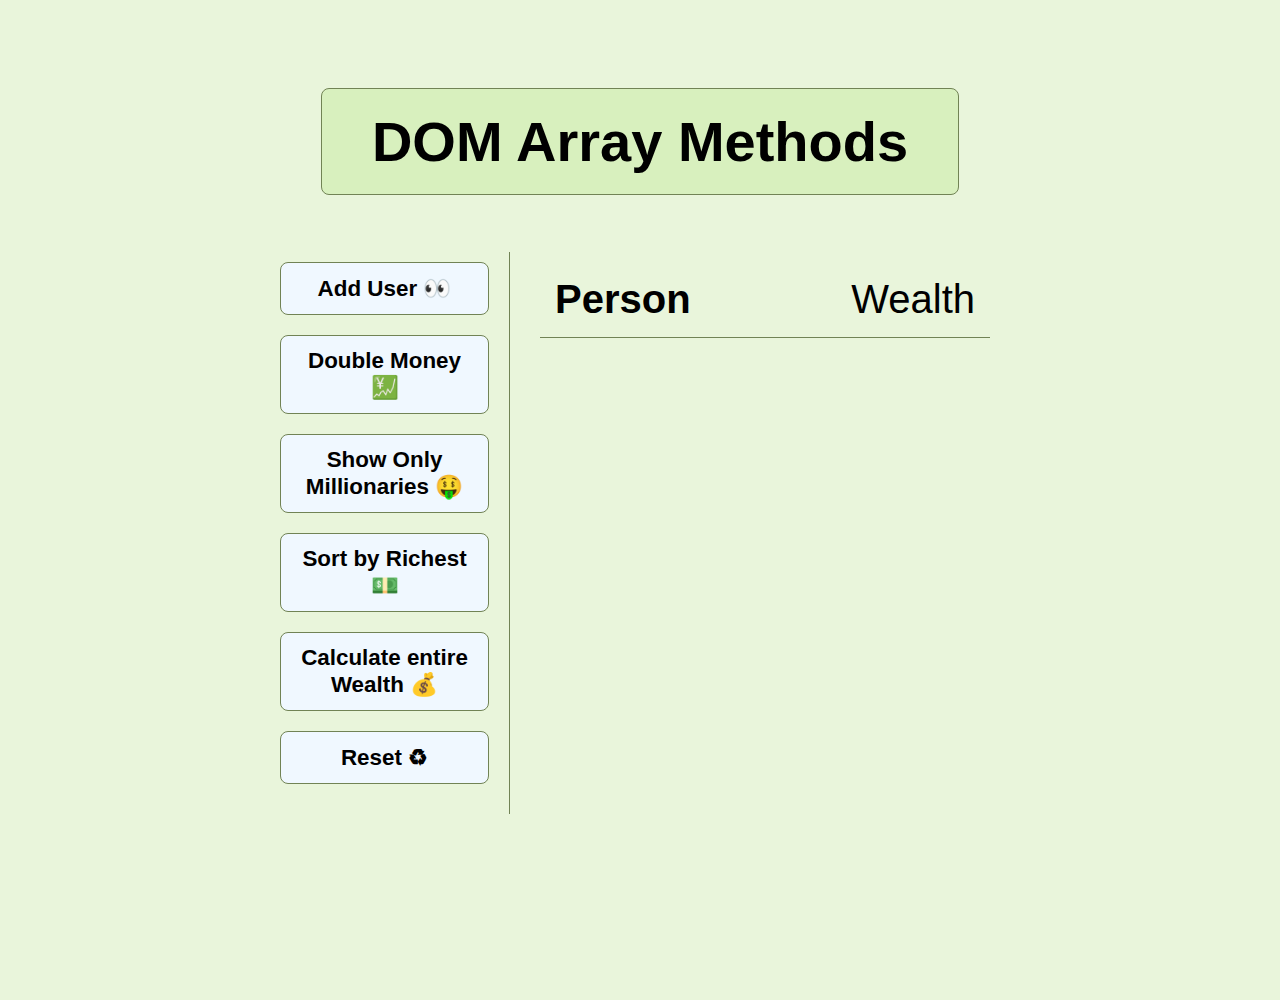
<file: DOM_Array_Methods/index.html>
<!DOCTYPE html>
<html lang="en">
  <head>
    <meta charset="UTF-8" />
    <meta http-equiv="X-UA-Compatible" content="IE=edge" />
    <meta name="viewport" content="width=device-width, initial-scale=1.0" />
    <link rel="stylesheet" href="./style.css" />
    <title>DOM Array Methods</title>
  </head>
  <body>
    <h1>DOM Array Methods</h1>
    <div class="container">
      <aside>
        <button id="add-user">Add User 👀</button>
        <button id="double">Double Money 💹</button>
        <button id="show-millionaries">Show Only Millionaries 🤑</button>
        <button id="sort">Sort by Richest 💵</button>
        <button id="calculate-wealth">Calculate entire Wealth 💰</button>
        <button id="reset">Reset ♻</button>
      </aside>

      <main id="main">
        <h2><strong>Person</strong> Wealth</h2>
      </main>
    </div>

    <script src="script.js"></script>
  </body>
</html>
</file>
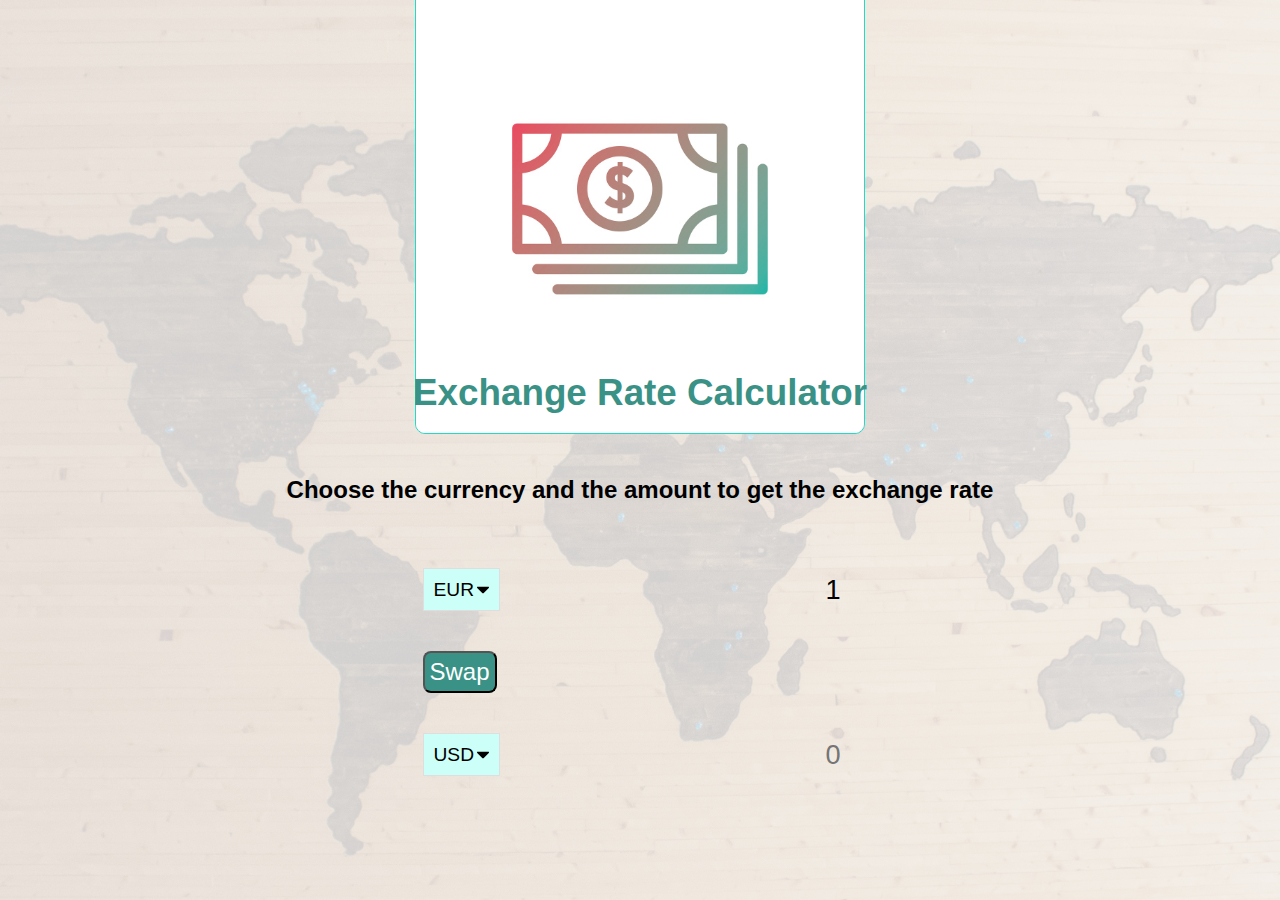
<file: ExchangeRateCalculator/index.html>
<!DOCTYPE html>
<html lang="en">
  <head>
    <meta charset="UTF-8" />
    <meta http-equiv="X-UA-Compatible" content="IE=edge" />
    <meta name="viewport" content="width=device-width, initial-scale=1.0" />
    <title>Exchange Rate Calculator</title>
    <link rel="stylesheet" href="./style.css" />
  </head>
  <body>
    <img src="./img/money-2579309_1280.jpg" alt="" class="money-img" />
    <h1>Exchange Rate Calculator</h1>
    <p>Choose the currency and the amount to get the exchange rate</p>
    <div class="container">
      <div class="currency">
        <select id="currency-one">
          <option value="AED">AED</option>
          <option value="ARS">ARS</option>
          <option value="AUD">AUD</option>
          <option value="BGN">BGN</option>
          <option value="BRL">BRL</option>
          <option value="BSD">BSD</option>
          <option value="CAD">CAD</option>
          <option value="CHF">CHF</option>
          <option value="CLP">CLP</option>
          <option value="CNY">CNY</option>
          <option value="COP">COP</option>
          <option value="CZK">CZK</option>
          <option value="DKK">DKK</option>
          <option value="DOP">DOP</option>
          <option value="EGP">EGP</option>
          <option value="EUR" selected>EUR</option>
          <option value="FJD">FJD</option>
          <option value="GBP">GBP</option>
          <option value="GTQ">GTQ</option>
          <option value="HKD">HKD</option>
          <option value="HRK">HRK</option>
          <option value="HUF">HUF</option>
          <option value="IDR">IDR</option>
          <option value="ILS">ILS</option>
          <option value="INR">INR</option>
          <option value="ISK">ISK</option>
          <option value="JPY">JPY</option>
          <option value="KRW">KRW</option>
          <option value="KZT">KZT</option>
          <option value="MXN">MXN</option>
          <option value="MYR">MYR</option>
          <option value="NOK">NOK</option>
          <option value="NZD">NZD</option>
          <option value="PAB">PAB</option>
          <option value="PEN">PEN</option>
          <option value="PHP">PHP</option>
          <option value="PKR">PKR</option>
          <option value="PLN">PLN</option>
          <option value="PYG">PYG</option>
          <option value="RON">RON</option>
          <option value="RUB">RUB</option>
          <option value="SAR">SAR</option>
          <option value="SEK">SEK</option>
          <option value="SGD">SGD</option>
          <option value="THB">THB</option>
          <option value="TRY">TRY</option>
          <option value="TWD">TWD</option>
          <option value="UAH">UAH</option>
          <option value="USD">USD</option>
          <option value="UYU">UYU</option>
          <option value="VND">VND</option>
          <option value="ZAR">ZAR</option>
        </select>
        <input type="number" id="amount-one" placeholder="0" value="1" />
      </div>

      <div class="swap-rate-container">
        <button class="btn" id="swap">Swap</button>
        <div class="rate" id="rate"></div>
      </div>

      <div class="currency">
        <select id="currency-two">
          <option value="AED">AED</option>
          <option value="ARS">ARS</option>
          <option value="AUD">AUD</option>
          <option value="BGN">BGN</option>
          <option value="BRL">BRL</option>
          <option value="BSD">BSD</option>
          <option value="CAD">CAD</option>
          <option value="CHF">CHF</option>
          <option value="CLP">CLP</option>
          <option value="CNY">CNY</option>
          <option value="COP">COP</option>
          <option value="CZK">CZK</option>
          <option value="DKK">DKK</option>
          <option value="DOP">DOP</option>
          <option value="EGP">EGP</option>
          <option value="EUR">EUR</option>
          <option value="FJD">FJD</option>
          <option value="GBP">GBP</option>
          <option value="GTQ">GTQ</option>
          <option value="HKD">HKD</option>
          <option value="HRK">HRK</option>
          <option value="HUF">HUF</option>
          <option value="IDR">IDR</option>
          <option value="ILS">ILS</option>
          <option value="INR">INR</option>
          <option value="ISK">ISK</option>
          <option value="JPY">JPY</option>
          <option value="KRW">KRW</option>
          <option value="KZT">KZT</option>
          <option value="MXN">MXN</option>
          <option value="MYR">MYR</option>
          <option value="NOK">NOK</option>
          <option value="NZD">NZD</option>
          <option value="PAB">PAB</option>
          <option value="PEN">PEN</option>
          <option value="PHP">PHP</option>
          <option value="PKR">PKR</option>
          <option value="PLN">PLN</option>
          <option value="PYG">PYG</option>
          <option value="RON">RON</option>
          <option value="RUB">RUB</option>
          <option value="SAR">SAR</option>
          <option value="SEK">SEK</option>
          <option value="SGD">SGD</option>
          <option value="THB">THB</option>
          <option value="TRY">TRY</option>
          <option value="TWD">TWD</option>
          <option value="UAH">UAH</option>
          <option value="USD" selected>USD</option>
          <option value="UYU">UYU</option>
          <option value="VND">VND</option>
          <option value="ZAR">ZAR</option>
        </select>
        <input type="number" id="amount-two" placeholder="0" />
      </div>
    </div>
    <script src="script.js"></script>
  </body>
</html>
</file>
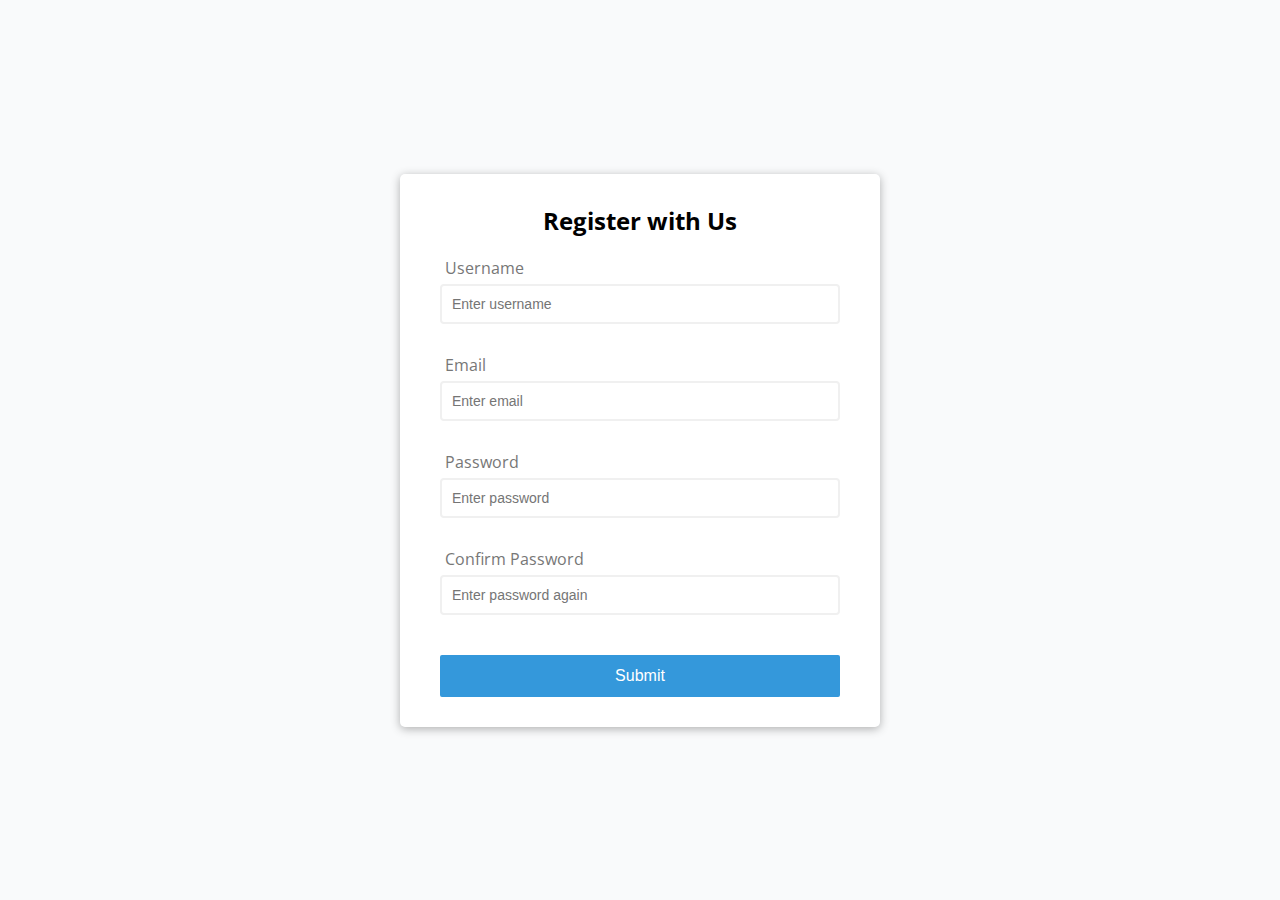
<file: formValidator/index.html>
<!DOCTYPE html>
<html lang="en">
  <head>
    <meta charset="UTF-8" />
    <meta http-equiv="X-UA-Compatible" content="IE=edge" />
    <meta name="viewport" content="width=device-width, initial-scale=1.0" />
    <link rel="stylesheet" href="./style.css" />
    <title>Form Validator</title>
  </head>
  <body>
    <div class="container">
      <form id="form" class="form">
        <h2>Register with Us</h2>
        <div class="form-control">
          <label for="username">Username</label>
          <input type="text" id="username" placeholder="Enter username" />
          <small>Error message</small>
        </div>
        <div class="form-control">
          <label for="email">Email</label>
          <input type="text" id="email" placeholder="Enter email" />
          <small>Error message</small>
        </div>
        <div class="form-control">
          <label for="password">Password</label>
          <input type="password" id="password" placeholder="Enter password" />
          <small>Error message</small>
        </div>
        <div class="form-control">
          <label for="password2">Confirm Password</label>
          <input
            type="password"
            id="password2"
            placeholder="Enter password again"
          />
          <small>Error message</small>
        </div>
        <button>Submit</button>
      </form>
    </div>
    <script src="./script.js"></script>
  </body>
</html>
</file>
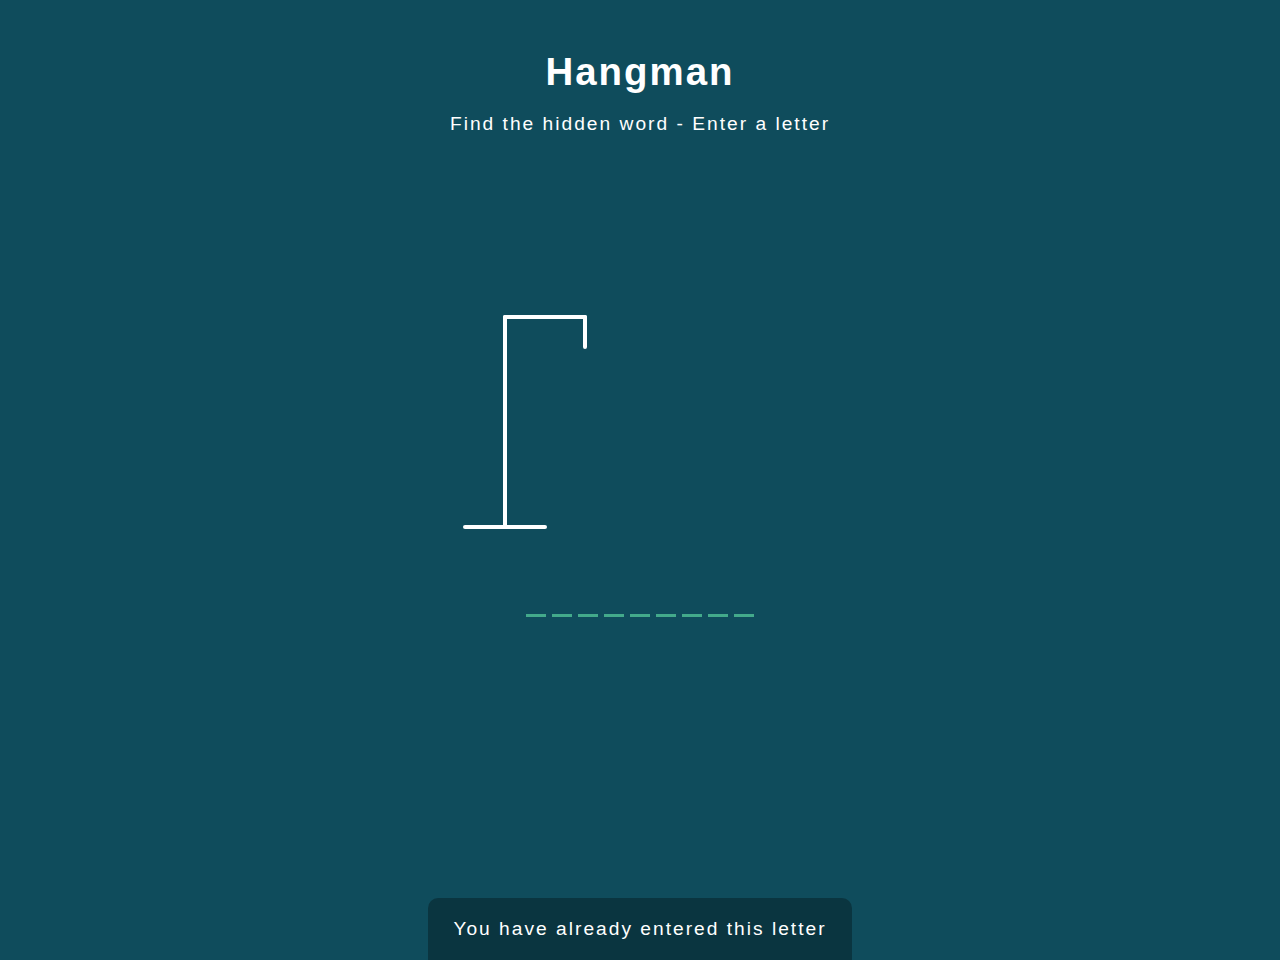
<file: Hangman_game/index.html>
<!DOCTYPE html>
<html lang="en">
  <head>
    <meta charset="UTF-8" />
    <meta http-equiv="X-UA-Compatible" content="IE=edge" />
    <meta name="viewport" content="width=device-width, initial-scale=1.0" />
    <link rel="stylesheet" href="style.css" />
    <title>Hangman Game</title>
  </head>
  <body>
    <h1>Hangman</h1>
    <p>Find the hidden word - Enter a letter</p>
    <div class="game-container">
      <svg height="250" width="200" class="figure-container">
        <!-- Rod -->
        <line x1="60" y1="20" x2="140" y2="20" />
        <line x1="140" y1="20" x2="140" y2="50" />
        <line x1="60" y1="20" x2="60" y2="230" />
        <line x1="20" y1="230" x2="100" y2="230" />
        <!-- Head -->
        <circle cx="140" cy="70" r="20" class="figure-part" />
        <!-- Body -->
        <line x1="140" y1="90" x2="140" y2="150" class="figure-part" />
        <!-- Arms -->
        <line x1="140" y1="120" x2="120" y2="100" class="figure-part" />
        <line x1="140" y1="120" x2="160" y2="100" class="figure-part" />
        <!-- Legs -->
        <line x1="140" y1="150" x2="120" y2="180" class="figure-part" />
        <line x1="140" y1="150" x2="160" y2="180" class="figure-part" />
      </svg>
      <div class="wrong-letters-container">
        <div id="wrong-letters">
          <!-- <p>Wrong</p>
          <span>e,r,t,y,</span> -->
        </div>
      </div>
      <div class="word" id="word">
        <!-- <div class="letter">h</div>
        <div class="letter">e</div>
        <div class="letter">l</div>
        <div class="letter">l</div>
        <div class="letter">o</div> -->
      </div>
    </div>
    <!-- Container for final message (popup) -->
    <div class="popup-container" id="popup-container">
      <div class="popup">
        <h2 id="final-message"></h2>
        <button id="play-button">Play Again</button>
      </div>
    </div>
    <!-- Notification -->
    <div class="notification-container" id="notification-container">
      <p>You have already entered this letter</p>
    </div>
    <script src="script.js"></script>
  </body>
</html>
</file>
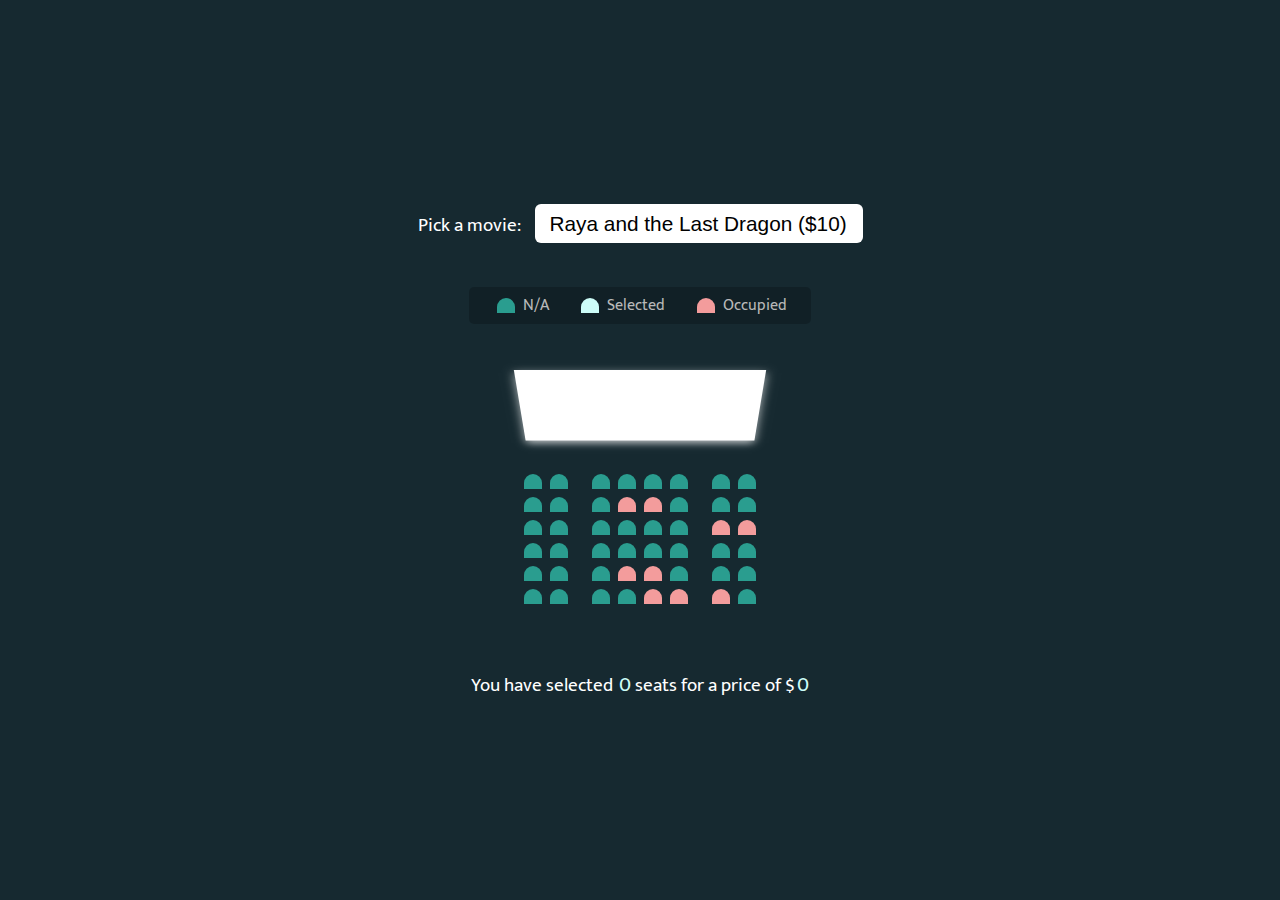
<file: MovieSeatBooking/index.html>
<!DOCTYPE html>
<html lang="en">
  <head>
    <meta charset="UTF-8" />
    <meta http-equiv="X-UA-Compatible" content="IE=edge" />
    <meta name="viewport" content="width=device-width, initial-scale=1.0" />
    <link rel="stylesheet" href="./style.css" />
    <title>Movie Seat Booking</title>
  </head>
  <body>
    <div class="movie-container">
      <label>Pick a movie:</label>
      <select id="movie">
        <option value="10">Raya and the Last Dragon ($10)</option>
        <option value="12">Coming 2 America ($12)</option>
        <option value="8">Godzilla vs. Kong ($8)</option>
        <option value="9">Mortal Kombat ($9)</option>
      </select>
    </div>
    <ul class="showcase">
      <li>
        <div class="seat"></div>
        <small>N/A</small>
      </li>
      <li>
        <div class="seat selected"></div>
        <small>Selected</small>
      </li>
      <li>
        <div class="seat occupied"></div>
        <small>Occupied</small>
      </li>
    </ul>

    <div class="container">
      <div class="screen"></div>
      <div class="row">
        <div class="seat"></div>
        <div class="seat"></div>
        <div class="seat"></div>
        <div class="seat"></div>
        <div class="seat"></div>
        <div class="seat"></div>
        <div class="seat"></div>
        <div class="seat"></div>
      </div>
      <div class="row">
        <div class="seat"></div>
        <div class="seat"></div>
        <div class="seat"></div>
        <div class="seat occupied"></div>
        <div class="seat occupied"></div>
        <div class="seat"></div>
        <div class="seat"></div>
        <div class="seat"></div>
      </div>
      <div class="row">
        <div class="seat"></div>
        <div class="seat"></div>
        <div class="seat"></div>
        <div class="seat"></div>
        <div class="seat"></div>
        <div class="seat"></div>
        <div class="seat occupied"></div>
        <div class="seat occupied"></div>
      </div>
      <div class="row">
        <div class="seat"></div>
        <div class="seat"></div>
        <div class="seat"></div>
        <div class="seat"></div>
        <div class="seat"></div>
        <div class="seat"></div>
        <div class="seat"></div>
        <div class="seat"></div>
      </div>
      <div class="row">
        <div class="seat"></div>
        <div class="seat"></div>
        <div class="seat"></div>
        <div class="seat occupied"></div>
        <div class="seat occupied"></div>
        <div class="seat"></div>
        <div class="seat"></div>
        <div class="seat"></div>
      </div>
      <div class="row">
        <div class="seat"></div>
        <div class="seat"></div>
        <div class="seat"></div>
        <div class="seat"></div>
        <div class="seat occupied"></div>
        <div class="seat occupied"></div>
        <div class="seat occupied"></div>
        <div class="seat"></div>
      </div>
    </div>

    <p class="text">
      You have selected <span id="count">0</span> seats for a price of $<span
        id="total"
        >0</span
      >
    </p>
    <script src="./script.js"></script>
  </body>
</html>
</file>
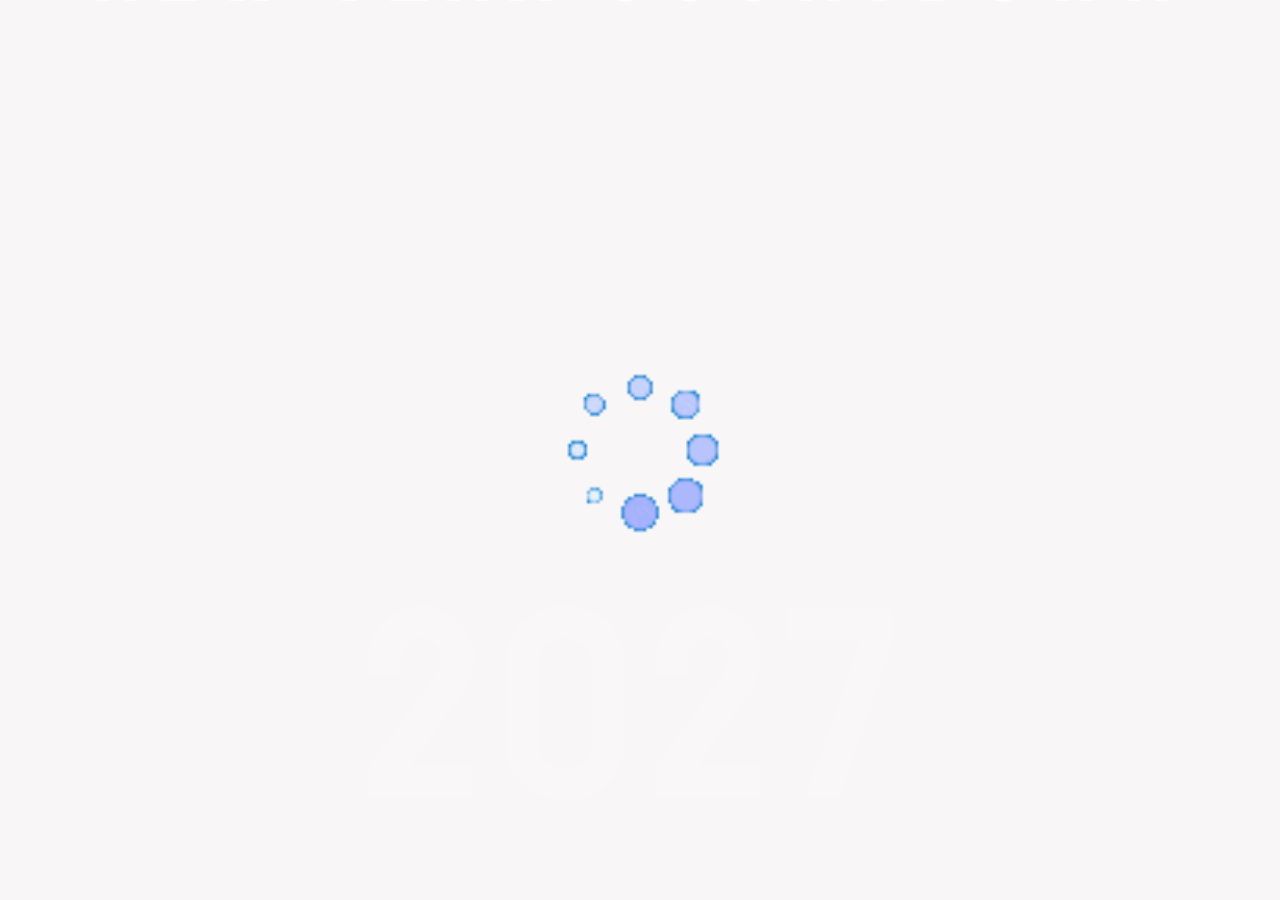
<file: new_year_countdown/index.html>
<!DOCTYPE html>
<html lang="en">
  <head>
    <meta charset="UTF-8" />
    <meta http-equiv="X-UA-Compatible" content="IE=edge" />
    <meta name="viewport" content="width=device-width, initial-scale=1.0" />
    <link rel="stylesheet" href="./style.css" />
    <title>New Year Countdown</title>
  </head>
  <body>
    <div class="container">
      <div class="year" id="year"></div>

      <h1>New Year Countdown</h1>

      <div id="countdown" class="countdown">
        <div class="time">
          <h2 id="days">00</h2>
          <small>days</small>
        </div>
        <div class="time">
          <h2 id="hours">00</h2>
          <small>hours</small>
        </div>
        <div class="time">
          <h2 id="minutes">00</h2>
          <small>minutes</small>
        </div>
        <div class="time">
          <h2 id="seconds">00</h2>
          <small>seconds</small>
        </div>
      </div>
    </div>
    <img
      src="./images/1495.gif"
      alt="loadind..."
      id="loading"
      class="loading"
    />

    <script src="./script.js"></script>
  </body>
</html>
</file>
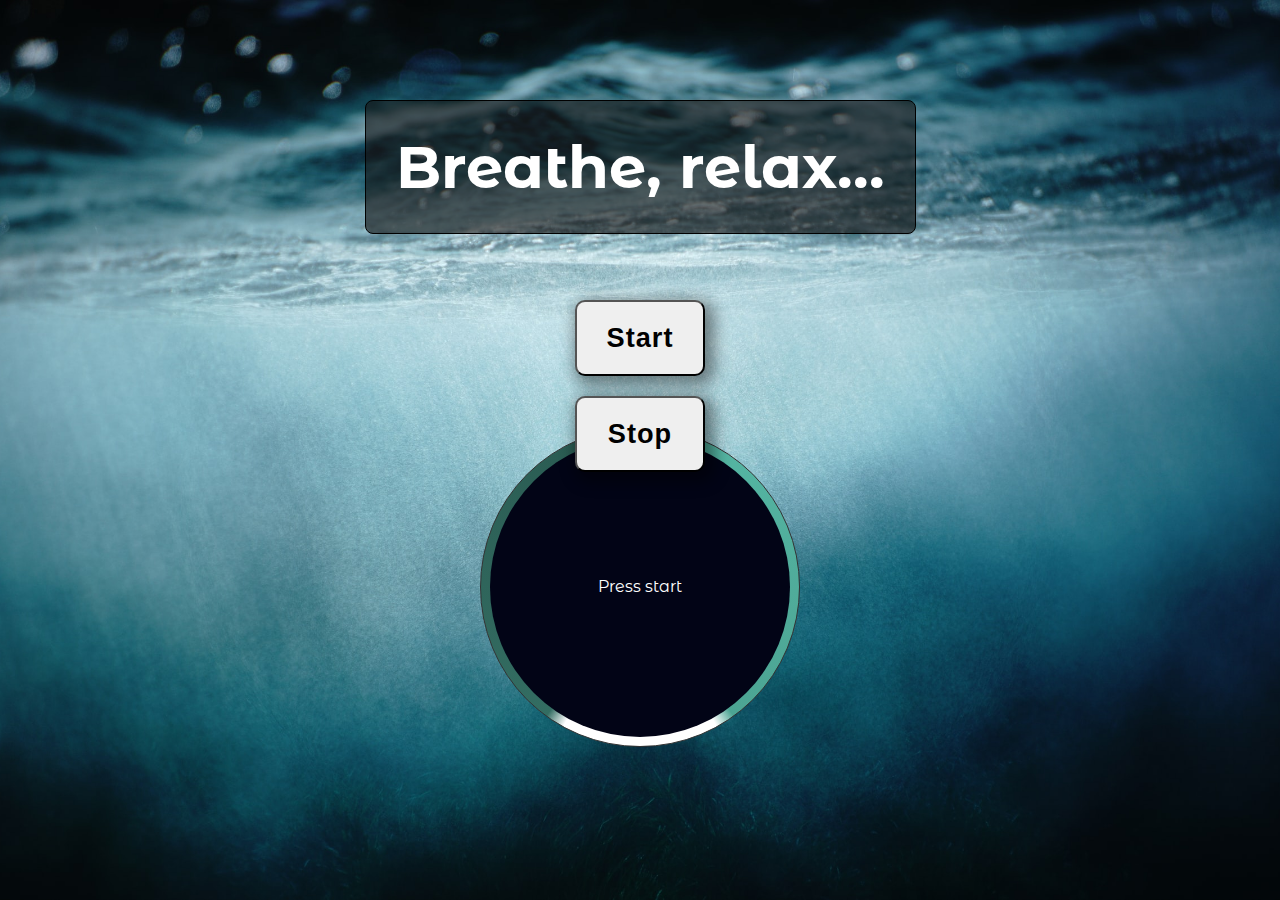
<file: relax_app/index.html>
<!DOCTYPE html>
<html lang="en">
  <head>
    <meta charset="UTF-8" />
    <meta http-equiv="X-UA-Compatible" content="IE=edge" />
    <meta name="viewport" content="width=device-width, initial-scale=1.0" />
    <link rel="stylesheet" href="style.css" />
    <title>Breathe app</title>
  </head>
  <body>
    <h1>Breathe, relax...</h1>

    <div class="container" id="container">
      <div class="circle"></div>

      <p id="text">Press start</p>
      <p id="text"></p>

      <div class="pointer-container">
        <span class="pointer"></span>
      </div>

      <div class="gradient-circle"></div>
    </div>
    <div class="start">
      <button class="start-btn" id="start">Start</button>
      <button class="start-btn" id="stop">Stop</button>
    </div>

    <script src="script.js"></script>
  </body>
</html>
</file>
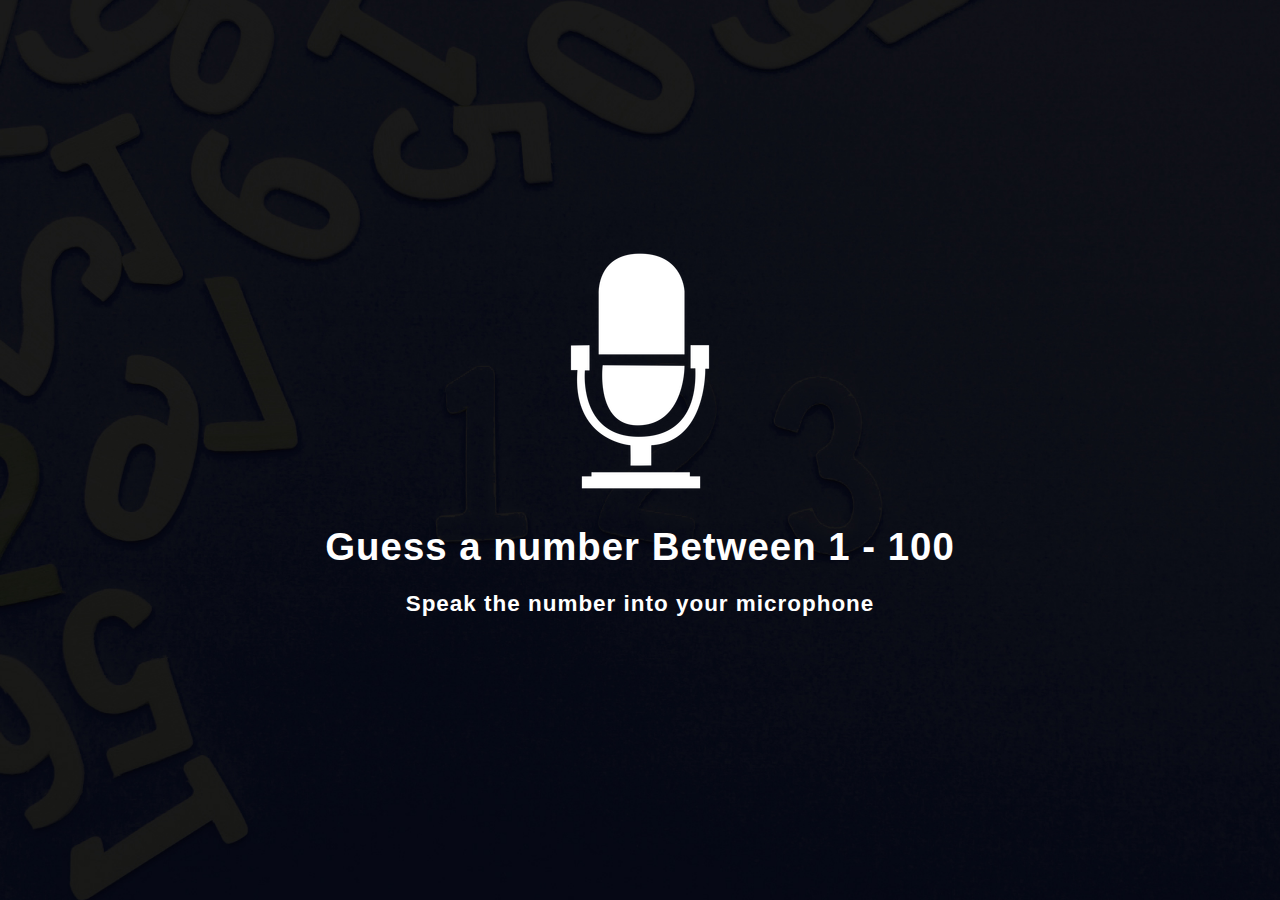
<file: SpeakNumberGuessingGame/index.html>
<!DOCTYPE html>
<html lang="en">
  <head>
    <meta charset="UTF-8" />
    <meta http-equiv="X-UA-Compatible" content="IE=edge" />
    <meta name="viewport" content="width=device-width, initial-scale=1.0" />
    <link rel="stylesheet" href="style.css" />
    <title>Speech Recognition</title>
  </head>
  <body>
    <img src="./img/mic.png" alt="Speack" />

    <h1>Guess a number Between 1 - 100</h1>

    <h3>Speak the number into your microphone</h3>

    <div class="msg" id="msg">
      <!-- <div>You said:</div>
      <span class="box">20</span>
      <div>GO HIGHER</div> -->
    </div>

    <script src="script.js"></script>
  </body>
</html>
</file>
<file: DOM_Array_Methods/style.css>
* {
  box-sizing: border-box;
}

body {
  background-color: #e9f5db;
  font-family: 'Segoe UI', Tahoma, Geneva, Verdana, sans-serif;
  display: flex;
  flex-direction: column;
  align-items: center;
  min-height: 100vh;
  margin: 50px;
  font-size: 150%;
}

.container {
  display: flex;
  padding: 20px;
  margin: 0 auto;
  max-width: 100%;
  width: 800px;
  font-size: 1.3rem;
}

h1 {
  border: 1px solid #718355;
  padding: 20px 50px;
  border-radius: 8px;
  font-size: 3.5rem;
  background-color: #bee79063;
  c
}

aside {
  padding: 10px 20px;
  width: 250px;
  border-right: 1px solid #718355;
}

button {
  background-color: aliceblue;
  border: solid 1px #718355;
  border-radius: 8px;
  cursor: pointer;
  display: block; /* so it's button is on its own line(originarly they are inline)*/
  width: 100%;
  padding: 12px;
  margin-bottom: 20px;
  font-weight: bold;
  font-size: 1.4rem;
}

button:hover {
  background-color: #c1cfaa;
}

main {
  flex: 1;
  padding: 10px 30px;
}

h2 {
  border-bottom: solid 1px #718355;
  padding: 15px;
  display: flex;
  justify-content: space-between;
  font-weight: 400;
  margin: 0 0 20px;
  font-size: 2.5rem;
}

h3 {
  background-color: #fff;
  border-bottom: solid 1px #718355;
  padding: 15px;
  display: flex;
  justify-content: space-between;
  font-weight: 400;
  margin: 20px 0 0;

}

.person {
  display: flex;
  justify-content: space-between;
  font-size: 1.6rem;
  margin-bottom: 10px;
}
</file>
<file: ExchangeRateCalculator/style.css>
:root {
  --primary-color: #399285;
}

* {
  box-sizing: border-box;
}

body {
  background-color: #f5f5f5;
  font-family: 'Trebuchet MS', 'Lucida Sans Unicode', 'Lucida Grande',
    'Lucida Sans', Arial, sans-serif;
  display: flex;
  flex-direction: column;
  align-items: center;
  justify-content: center;
  height: 100vh;
  margin: 0;
  padding: 20px;
  position: relative;
  z-index: 1;
}

body::after {
  content: '';
  background: url(./img/brett-zeck-eyfMgGvo9PA-unsplash.jpg);
  background-position: center center;
  background-repeat: no-repeat;
  background-attachment: fixed;
  background-size: cover;
  opacity: 0.15;
  top: 0;
  left: 0;
  bottom: 0;
  right: 0;
  position: absolute;
  z-index: -1;
}

h1 {
  color: var(--primary-color);
  font-size: 2.3rem;
  margin: 38px;
}

p {
  text-align: center;
  font-size: 1.5rem;
  font-weight: bold;
}

.btn {
  color: #fff;
  background-color: var(--primary-color);
  cursor: pointer;
  border-radius: 8px;
  font-size: 1.5rem;
  padding: 5px 5px;
}

.btn:hover {
  transform: scale(0.97);
  background-color: rgb(39, 182, 168);
}

.money-img {
  height: 450px;
  width: 450px;
  margin: -100px;
  border: 1px solid rgb(32, 219, 201);
  border-radius: 10px;
}

.currency {
  padding: 40px 0;
  display: flex;
  align-items: center;
  justify-content: space-between;
}

.currency select {
  padding: 10px 20px 10px 10px;
  appearance: none;
  border: 1px solid #dedede;
  background-color: aliceblue;
  font-size: 1.2rem;
  background: transparent;
  background-image: url('data:image/svg+xml;charset=US-ASCII,%3Csvg%20xmlns%3D%22http%3A%2F%2Fwww.w3.org%2F2000%2Fsvg%22%20width%3D%22292.4%22%20height%3D%22292.4%22%3E%3Cpath%20fill%3D%22%20000002%22%20d%3D%22M287%2069.4a17.6%2017.6%200%200%200-13-5.4H18.4c-5%200-9.3%201.8-12.9%205.4A17.6%2017.6%200%200%200%200%2082.2c0%205%201.8%209.3%205.4%2012.9l128%20127.9c3.6%203.6%207.8%205.4%2012.8%205.4s9.2-1.8%2012.8-5.4L287%2095c3.5-3.5%205.4-7.8%205.4-12.8%200-5-1.9-9.2-5.5-12.8z%22%2F%3E%3C%2Fsvg%3E');
  background-position: right 10px top 50%, 0, 0;
  background-size: 12px auto, 100%;
  background-repeat: no-repeat;
  background-color: #ccfff7;
}

.currency input {
  border: 0;
  background: transparent;
  font-size: 1.7rem;
  text-align: right;
}

.swap-rate-container {
  display: flex;
  align-items: center;
  justify-content: space-between;
}

.rate {
  color: var(--primary-color);
  font-size: 1.4rem;
  padding: 0 10px;
}

select:focus,
input:focus,
button:focus {
  outline: 0;
}

@media (max-width: 600px) {
  .currency input {
    width: 200px;
  }

  h1 {
    font-size: 1.7rem;
  }
}
</file>
<file: formValidator/style.css>
@import url('https://fonts.googleapis.com/css2?family=Open+Sans&display=swap');

:root {
  --success-color: #2ecc71;
  --error-color: #e74c3c;
}

* {
  box-sizing: border-box;
}

body {
  background-color: #f9fafb;
  font-family: 'Open Sans', sans-serif;
  display: flex;
  align-items: center;
  justify-content: center;
  min-height: 100vh;
  margin: 0;
}

.container {
  background-color: #fff;
  border-radius: 5px;
  box-shadow: 0 2px 10px rgba(0, 0, 0, 0.3);
  width: 480px;
}

h2 {
  text-align: center;
  margin: 0 0 20px;
}

.form {
  /* padding shorthand with 2 values: top/bottom left/right */
  padding: 30px 40px;
}

.form-control {
  margin-bottom: 10px;
  padding-bottom: 20px;
  position: relative; /*  ***    */
}

.form-control label {
  color: #777;
  display: block; /* +++ */
  margin: 5px;
}

.form-control input {
  border: 2px solid #f0f0f0;
  border-radius: 4px;
  display: block; /* so they are in their own line*/
  width: 100%; /* 100% of the width of its container*/
  padding: 10px;
  font-size: 14px;
}

.form-control input:focus {
  outline: 0;
  border-color: #777;
}

.form-control.success input {
  /* 000 */
  border-color: var(--success-color);
}

/*If the form control div has an error class attached to it, the input will have a border of color red which we put in a very custom property.*/
.form-control.error input {
  /* 000*/
  border-color: var(--error-color);
}

.form-control small {
  color: var(--error-color);
  position: absolute; /*  ***   */
  bottom: 0;
  left: 0;
  visibility: hidden;   (small elem. is hidden by default)
}

.form-control.error small {
  visibility: visible;
}

.form button {
  cursor: pointer;
  background-color: #3498db;
  border: 2px solid #3498db;
  border-radius: 2px;
  color: #fff;
  display: block;
  font-size: 16px;
  padding: 10px;
  margin-top: 20px;
  width: 100%;
}

/*  *** => because we position the small tag(error message) absolute within the form-control.
So if you want to position something absolute within another element the parent element has to be relative*/

/* +++ => diplay-block so they go on their own line (because labels are in-line by default) */

/* this will happen dinamically with JS */ ;
</file>
<file: Hangman_game/style.css>
* {
  box-sizing: border-box;
}
body {
  background-color: #0f4c5c;
  color: #fff;
  font-family: 'Franklin Gothic Medium', 'Arial Narrow', Arial, sans-serif;
  display: flex;
  flex-direction: column;
  align-items: center;
  height: 80vh;
  margin: 0;
  margin-top: 30px;
  overflow: hidden; /* don't want any scrollbar to show */
  font-size: 120%;
  letter-spacing: 2px;
}

h1 {
  margin: 20px 0 0;
}

.game-container {
  padding: 20px 30px;
  position: relative; /* this is the parent of  some element we want to position absolute to it*/
  margin: auto;
  height: 350px;
  width: 450px;
}

.figure-container {
  fill: transparent;
  stroke: #fff;
  stroke-width: 4px;
  stroke-linecap: round;
}

.figure-part {
  display: none;
}

.wrong-letters-container {
  position: absolute; /* absolute to the game container(which is the parent element)*/
  top: 20px;
  right: 20px;
  display: flex;
  flex-direction: column;
  text-align: right;
}

.wrong-letters-container p {
  margin: 0 0 5px;
}

.wrong-letters-container span {
  font-size: 1.7rem;
}

.word {
  display: flex;
  position: absolute; /* within the game container  */
  bottom: 10px;
  left: 50%;
  transform: translateX(-50%);
}

.letter {
  border-bottom: 3px solid #43aa8b;
  display: inline-flex; /* each letter with its own border*/
  font-size: 2.3rem;
  align-items: center;
  justify-content: center;
  margin: 0 3px;
  height: 50px;
  width: 20px;
}

.popup-container {
  background-color: rgba(0, 0, 0, 0.3);
  position: fixed; /* takes it out of the flow of the elements*/
  top: 0;
  bottom: 0;
  left: 0;
  right: 0;
  /* display: flex; */
  display: none;
  align-items: center;
  justify-content: center;
}

.popup {
  background-color: #43aa8b;
  border-radius: 8px;
  box-shadow: 0 15px 10px 3px rgba(0, 0, 0, 0.3);
  padding: 25px;
  text-align: center;
}

.popup button {
  cursor: pointer;
  background-color: #fff;
  color: #215243;
  border: 0;
  margin-top: 20px;
  padding: 12px 20px;
  font-size: 1.3rem;
  border-radius: 5px;
}

.popup button:active {
  transform: scale(0.98);
}

.popup button:focus {
  outline: 0;
}

.popup button:hover {
  background-color: beige;
}

.notification-container {
  /* it's off of the screen at the beginning on the bottom(because of: position:absolute and margin bottom -60px. It will shows up with JS*/
  background-color: rgba(0, 0, 0, 0.3);
  border-radius: 10px 10px 0 0;
  padding: 20px 25px;
  position: absolute; /* inside the browser body*/
  bottom: -60px;
  transition: transform 0.9s ease-in-out;
}

.notification-container p {
  margin: 0;
}

.notification-container.show {
  transform: translateY(-80px);
}
</file>
<file: MovieSeatBooking/style.css>
@import url('https://fonts.googleapis.com/css2?family=Mukta:wght@300;400;500;600;700&display=swap');

* {
  box-sizing: border-box;
}

body {
  background-color: #162930;
  display: flex;
  flex-direction: column;
  color: #fff;
  align-items: center;
  justify-content: center;
  height: 100vh;
  font-family: 'Mukta', sans-serif;
  margin: 0;
  font-size: 120%;
}

.movie-container {
  margin: 25px 0;
}

.movie-container select {
  background-color: #fff;
  border: 0;
  border-radius: 6px;
  font-size: 1.3rem;
  margin-left: 10px;
  padding: 8px 15px;
  -moz-appearance: none;
  -webkit-appearance: none;
  apparence: none;
  font-weight: 500;
}

.container {
  perspective: 650px;
  margin-bottom: 40px;
}

.seat {
  background-color: #2a9d8f;
  height: 15px;
  width: 18px;
  margin: 4px;
  border-top-left-radius: 9px;
  border-top-right-radius: 9px;
}

.seat.selected {
  background-color: #cdfdf8;
}

.seat.occupied {
  background-color: rgb(243, 156, 156);
}

.seat:nth-of-type(2) {
  margin-right: 20px;
}

.seat:nth-of-type(6) {
  margin-right: 20px;
}

.seat:not(.occupied):hover {
  cursor: pointer;
  transform: scale(1.3);
}

.showcase .seat:not(.occupied):hover {
  cursor: default;
  transform: scale(1);
}

.row {
  display: flex;
}

.showcase {
  background-color: rgba(0, 0, 0, 0.2);
  padding: 5px 10px;
  border-radius: 5px;
  color: rgb(184, 184, 184);
  list-style-type: none;
  display: flex;
  justify-content: space-between;
}

.showcase li {
  display: flex;
  align-items: center;
  justify-content: center;
  margin: 0 14px;
}

.showcase li small {
  margin-left: 4px;
}

.screen {
  background-color: #fff;
  height: 90px;
  width: 100%;
  margin: 18px 0px;
  transform: rotateX(-45deg);
  box-shadow: 0 4px 10px rgba(255, 255, 255, 0.7);
}

p.tex {
  margin: 5px 0;
}

p.text span {
  color: #cdfdf8;
  font-size: 1.3rem;
  margin-left: 2px;
}
</file>
<file: new_year_countdown/style.css>
@import url('https://fonts.googleapis.com/css2?family=Staatliches&display=swap');

* {
  box-sizing: border-box;
}

body {
  background: url(https://images.unsplash.com/photo-1577853599896-80389f081c69?ixid=MnwxMjA3fDB8MHxwaG90by1wYWdlfHx8fGVufDB8fHx8&ixlib=rb-1.2.1&auto=format&fit=crop&w=1967&q=80);
  background-repeat: no-repeat;
  background-size: cover;
  background-position: center;
  height: 100vh;
  color: #fff;
  font-family: 'Staatliches', cursive;
  display: flex;
  flex-direction: column;
  align-items: center;
  justify-content: center;
  min-height: 100vh;
  margin: 0;
  overflow: hidden;
  font-size: 67.5%;
  letter-spacing: 16px;
}

/****  ADD A WHITE OVERLAY ***/
body::after {
  content: '';
  position: absolute;
  top: 0;
  left: 0;
  width: 100%;
  height: 100%;
  background-color: rgba(218, 204, 204, 0.185);
}

body * {
  z-index: 1; /* to bring the text on top */
}

h1 {
  font-size: 6.5rem;
  margin: -450px 0 40px;
  /* padding: 100px; */
}

.countdown {
  display: flex;
  justify-content: space-evenly;
  align-items: center;
  transform: scale(2);
  display: none;
  width: 60%;
  margin: 0 0 0 200px;
}

.year {
  font-size: 17rem;
  z-index: -1;
  opacity: 0.2;
  position: absolute;
  bottom: 20px;
  left: 50%;
  transform: translate(-50%);
}

.time {
  display: flex;
  flex-direction: column;
  align-items: center;
  justify-content: center;
  margin: 15px;
  padding: 70px 0;
  font-size: 1.21em;
}

.time h2 {
  font-size: 2.5rem;
  margin: 0 0px 5px 35px;
}

img {
  width: 200px;
}

@media (max-width: 1129px) {
  h1 {
    text-align: center;
    font-size: 5.5rem;
    margin-bottom: 12rem;
  }

  .container {
    display: flex;
    flex-direction: column;
    justify-content: center;
    margin: 2rem;
  }

  .countdown {
    display: flex;
    flex-direction: column;
    justify-content: center;
    display: none;
  }

  .time {
    text-align: center;
    margin: -58px 0;
  }

  .time h2 {
    font-size: 3rem;
    margin: 0;
  }

  .time small {
    font-size: 10px;
  }
}

@media (max-width: 500px) {
  h1 {
    text-align: center;
    font-size: 3.5rem;
    margin-bottom: 9rem;
  }

  .container {
    display: flex;
    flex-direction: column;
    justify-content: center;
    margin: 4rem;
  }

  .countdown {
    display: flex;
    flex-direction: column;
    justify-content: center;
    display: none;
  }

  .time {
    text-align: center;
    margin: -58px 0;
  }

  .time h2 {
    font-size: 2rem;
    margin: 0;
  }

  .time small {
    font-size: 10px;
  }
}
</file>
<file: relax_app/style.css>
@import url('https://fonts.googleapis.com/css2?family=Montserrat+Alternates:ital,wght@0,200;0,300;0,400;0,500;0,600;0,700;1,300;1,400;1,500;1,600;1,700&display=swap');

* {
  box-sizing: border-box;
}

body {
  background: #023e8a url('./img/jonas-allert-ICp-goo2VMI-unsplash.jpg')
    no-repeat center center/ cover;

  color: #fff;
  font-family: 'Montserrat Alternates', sans-serif;
  min-height: 100vh;
  overflow: hidden;
  display: flex;
  flex-direction: column;
  align-items: center;
  margin: 0;
}

h1 {
  font-size: 3.7rem;
  margin-top: 100px;
  padding: 30px;
  border-radius: 8px;
  border: 1px solid black;
  background: rgba(22, 22, 22, 0.63);
}

.container {
  display: flex;
  align-items: center;
  justify-content: center;
  margin: auto;
  height: 300px;
  width: 300px;
  position: relative;
  transform: scale(1);
}

.circle {
  background-color: #020416;
  height: 100%;
  width: 100%;
  border-radius: 50%;
  position: absolute;
  top: 0;
  left: 0;
  z-index: -1;
}

.gradient-circle {
  background: conic-gradient(
    #fff 0%,
    #fff 3%,
    #55b7a4 5%,
    #4ca493 40%,
    #fff 42%,
    #fff 58%,
    #336d62 60%,
    #2a5b52 95%,
    #fff 98%,
    #fff 98%
  );
  height: 320px;
  width: 320px;
  z-index: -2;
  border-radius: 50%;
  border: 1px solid #333;
  position: absolute;
  top: -10px;
  left: -10px;
}

.pointer {
  background-color: #fff;
  border-radius: 50%;
  height: 25px;
  width: 25px;
  display: block; /* because it's a span(span are in-line by default)*/
}

.pointer-container {
  position: absolute;
  top: -40px;
  left: 140px;
  width: 20px;
  height: 190px;
  /* animation: rotate 7.5s linear forwards infinite;
  transform-origin: bottom center; */
}

.animation {
  animation: rotate 7.5s linear forwards infinite;
  transform-origin: bottom center;
}

/* .pointer-container.animation {      // I don't know how to change this class in JS
  animation: rotate 7.5s linear forwards infinite;
  transform-origin: bottom center;
} */

.start {
  display: flex;
  flex-direction: column;
  position: absolute;
  top: 290px;
}

.start-btn {
  padding: 20px 30px;
  margin: 10px;
  font-size: 1.7rem;
  font-weight: 600;
  border-radius: 10px;
  box-shadow: 5px 5px 15px 5px rgba(0, 0, 0, 0.43);
  letter-spacing: 1px;
}

.start-btn:hover {
  background-color: rgb(164, 252, 255);
  transform: scale(0.99);
}

@keyframes rotate {
  from {
    transform: rotate(0deg);
  }

  to {
    transform: rotate(360deg);
  }
}

.container.grow {
  animation: grow 3s linear forwards;
}

@keyframes grow {
  from {
    transform: scale(1);
  }
  to {
    transform: scale(1.25);
  }
}

.container.shrink {
  animation: shrink 3s linear forwards;
}

@keyframes shrink {
  from {
    transform: scale(1.25);
  }
  to {
    transform: scale(1);
  }
}
</file>
<file: SpeakNumberGuessingGame/style.css>
* {
  box-sizing: border-box;
}

body {
  background: #2f3542 url(./img/bg.jpg) no-repeat left center/cover;
  color: #fff;
  font-family: 'Open Sans', sans-serif;
  display: flex;
  flex-direction: column;
  align-items: center;
  justify-content: center;
  min-height: 100vh;
  text-align: center;
  margin: 0;
  font-family: 'Franklin Gothic Medium', 'Arial Narrow', Arial, sans-serif;
  font-size: 120%;
  letter-spacing: 1px;
}

h1,
h3 {
  margin-bottom: 0;
}

p {
  line-height: 1.5;
  margin: 0;
}

.play-again {
  padding: 8px 15px;
  border: 0;
  background: #f4f4f4;
  border-radius: 5px;
  margin-top: 10px;
}

.msg {
  font-size: 1.5rem;
  margin-top: 40px;
}

.box {
  border: 1px solid #dedede;
  display: inline-block; /* span is in-line by default, and we want to be able to add margin and padding to it */
  font-size: 1.57em;
  margin: 20px;
  padding: 10px;
}
</file>
